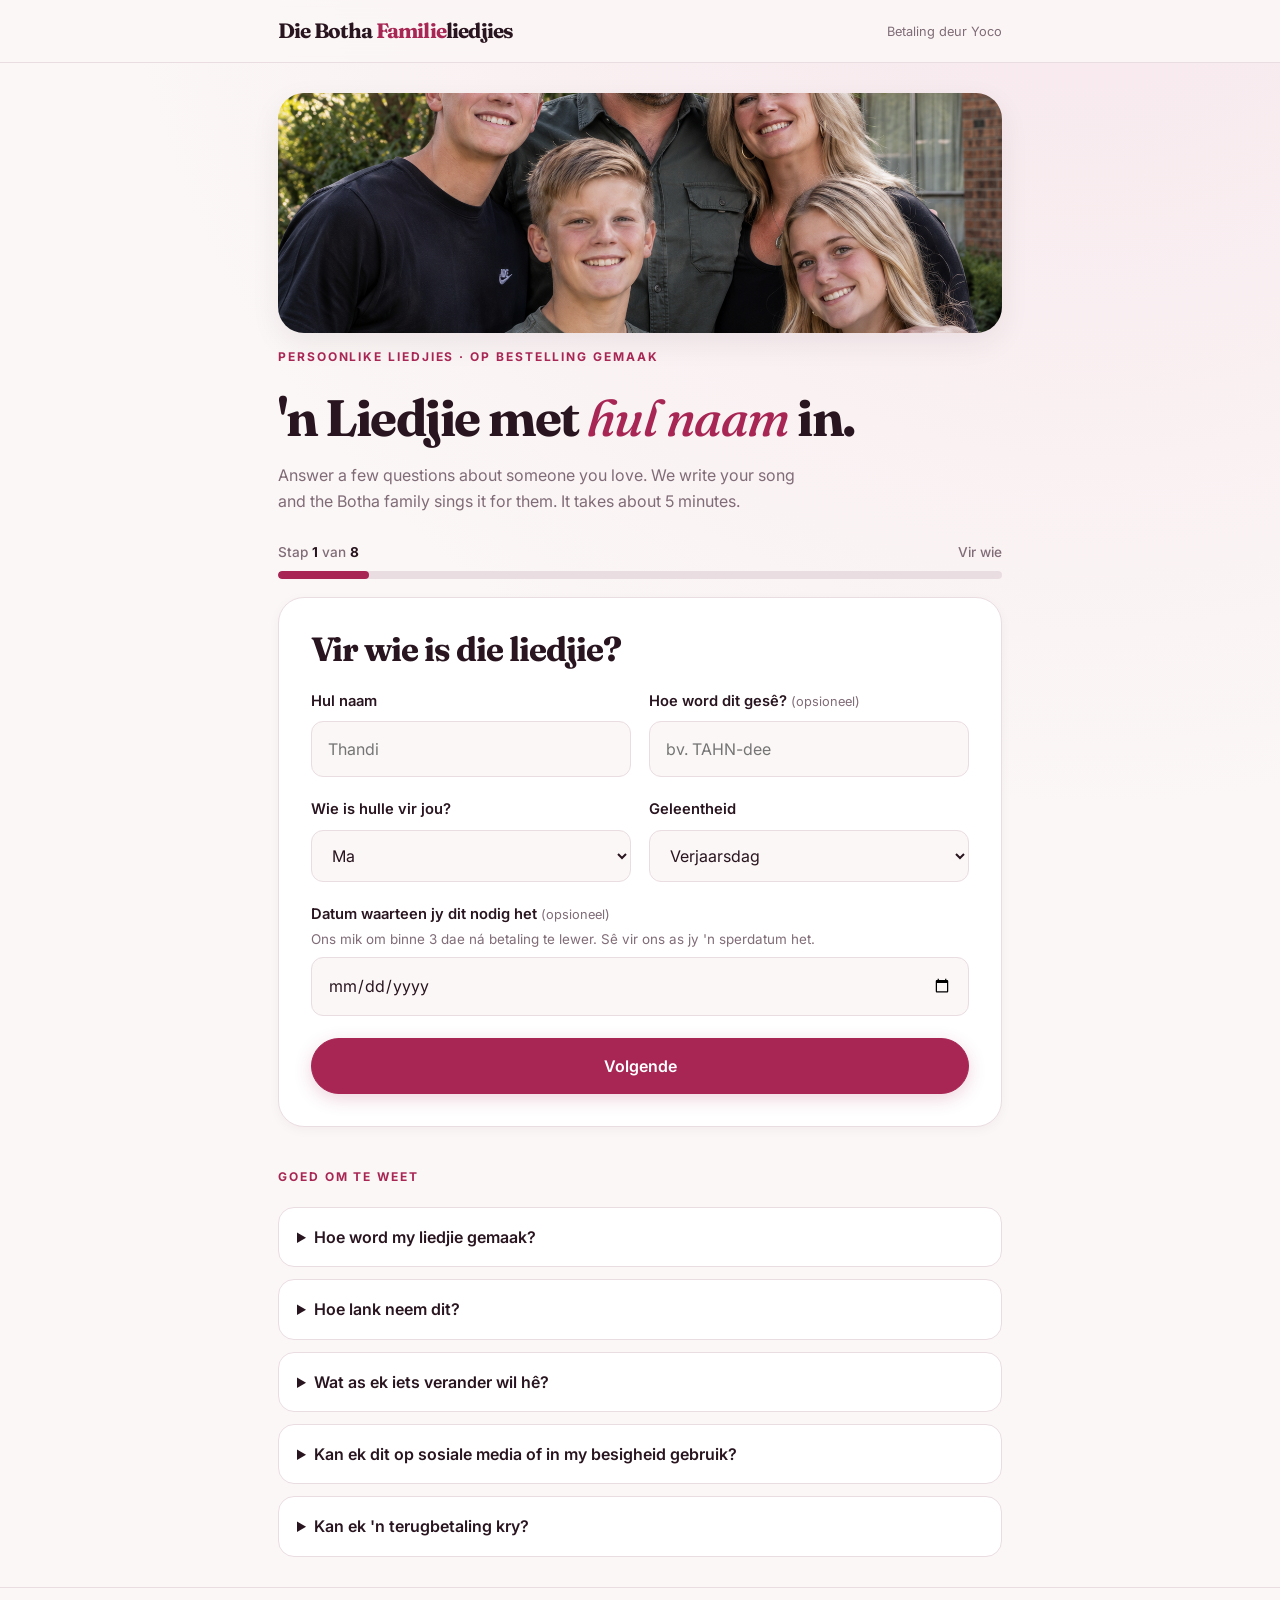
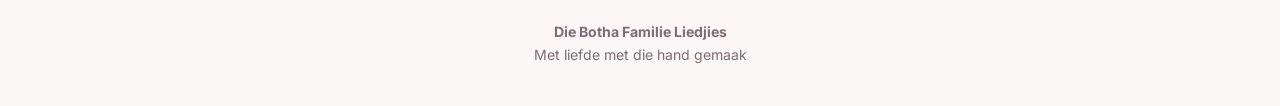
<file: index.html>
<!doctype html>
<html lang="af-ZA">
<head>
<meta charset="utf-8">
<meta name="viewport" content="width=device-width, initial-scale=1, viewport-fit=cover">
<title>Botha-familieliedjies</title>
<meta name="description" content="Persoonlike liedjies op bestelling gemaak vir die mense vir wie jy lief is, deur die Botha-familie.">
<link rel="preconnect" href="https://fonts.googleapis.com">
<link rel="preconnect" href="https://fonts.gstatic.com" crossorigin>
<link href="https://fonts.googleapis.com/css2?family=Fraunces:ital,opsz,wght@0,9..144,600;0,9..144,700;1,9..144,500&family=Inter:wght@400;500;600&display=swap" rel="stylesheet">
<link rel="stylesheet" href="style.css">
</head>
<body>

<header class="top">
  <div class="wrap">
    <div class="bar">
      <span class="brand">Die Botha <span>Familie</span>liedjies</span>
      <span class="secure">Betaling deur Yoco</span>
    </div>
  </div>
</header>

<main class="wrap" id="top">

  <div class="intro" id="intro">
    <figure class="photo" id="photo" hidden><img id="photoImg" alt="Die Botha-familie glimlag saam in hul tuin" width="1400" height="1120"></figure>
    <p class="eyebrow">Persoonlike liedjies &middot; op bestelling gemaak</p>
    <h1>'n Liedjie met <em>hul naam</em> in.</h1>
    <p class="lede" id="heroLede">Beantwoord 'n paar vrae oor iemand vir wie jy lief is. Ons maak van jou antwoorde 'n liedjie net vir hulle. Dit neem ongeveer 5 minute.</p>
  </div>

  <div class="progress" id="progress" aria-live="polite">
    <div class="meta"><span>Stap <b id="pNum">1</b> van <b id="pTotal">8</b></span><span id="pLabel"></span></div>
    <div class="track" role="progressbar" aria-valuemin="1" aria-valuemax="8" aria-valuenow="1" id="track"><div class="fill" id="fill"></div></div>
  </div>

  <form id="orderForm" class="card" novalidate autocomplete="on">
    <div class="hp" aria-hidden="true"><label>Los dit leeg <input type="text" name="_gotcha" tabindex="-1" autocomplete="off"></label></div>

    <!-- 1 -->
    <section class="step" data-label="Vir wie" hidden>
      <h2 tabindex="-1">Vir wie is die liedjie?</h2>
      <div class="row">
        <div class="field"><label for="rname">Hul naam</label><input id="rname" name="recipient_name" type="text" placeholder="Thandi" data-req data-label="Hul naam"></div>
        <div class="field"><label for="pron">Hoe word dit gesê? <span class="opt">(opsioneel)</span></label><input id="pron" name="name_pronunciation" type="text" placeholder="bv. TAHN-dee"></div>
      </div>
      <div class="row">
        <div class="field"><label for="rel">Wie is hulle vir jou?</label>
          <select id="rel" name="relationship"><option>Ma</option><option>Pa</option><option>Eggenoot of eggenote</option><option>Kêrel of nooi</option><option>Kind</option><option>Grootouer</option><option>Broer of suster</option><option>Vriend of vriendin</option><option>Iemand anders</option></select></div>
        <div class="field"><label for="occasion">Geleentheid</label>
          <select id="occasion" name="occasion"><option>Verjaarsdag</option><option>Troue</option><option>Herdenking</option><option>Moedersdag of Vadersdag</option><option>Valentynsdag</option><option>Net so</option><option>Gedenkdiens of huldeblyk</option><option>Iets anders</option></select></div>
      </div>
      <div class="field"><label for="needby">Datum waarteen jy dit nodig het <span class="opt">(opsioneel)</span><span class="hint">Ons mik om binne <span class="days">3</span> dae ná betaling te lewer. Sê vir ons as jy 'n sperdatum het.</span></label><input id="needby" name="need_by_date" type="date"></div>
    </section>

    <!-- 2 -->
    <section class="step" data-label="Oor hulle" hidden>
      <h2 tabindex="-1">Vertel ons van hulle</h2>
      <p class="sub">Hoe meer ons weet, hoe meer klink dit soos hulle.</p>
      <div class="field"><label for="age">Ouderdom of die ouderdom wat hulle word <span class="opt">(opsioneel)</span></label><input id="age" name="age" type="text" inputmode="numeric"></div>
      <div class="field"><label for="personality">Hoe is hulle?<span class="hint">Beskryf hul persoonlikheid. Snaaks, sag, hardkoppig, die lewe van die partytjie?</span></label><textarea id="personality" name="personality" data-req data-label="Hoe hulle is"></textarea></div>
      <div class="field"><label for="loves">Waarvan hou hulle?<span class="hint">Stokperdjies, kos, musiek, sport, werk, troeteldiere, enigiets wat hulle laat opklaar.</span></label><textarea id="loves" name="loves" data-req data-label="Waarvan hulle hou"></textarea></div>
    </section>

    <!-- 3 -->
    <section class="step" data-label="Herinneringe" hidden>
      <h2 tabindex="-1">Jou gunsteling-herinneringe</h2>
      <p class="sub">Egte oomblikke maak die beste lirieke.</p>
      <div class="field"><label for="memory">'n Herinnering wat julle deel<span class="hint">Vertel ons 'n storie wat vir julle twee spesiaal is. 'n Paar sinne is genoeg.</span></label><textarea id="memory" name="favourite_memory" data-req data-min="15" data-label="'n Herinnering wat julle deel (minstens 15 karakters)"></textarea></div>
      <div class="field"><label for="jokes">Troetelname, binnegrappies, goed wat hulle altyd sê <span class="opt">(opsioneel)</span></label><textarea id="jokes" name="nicknames_jokes"></textarea></div>
      <div class="field"><label for="places">Name en plekke om in te sluit <span class="opt">(opsioneel)</span><span class="hint">Familielede, troeteldiere, jou dorp, 'n gunstelingplek.</span></label><textarea id="places" name="names_places"></textarea></div>
    </section>

    <!-- 4 -->
    <section class="step" data-label="Jou boodskap" hidden>
      <h2 tabindex="-1">Wat moet die liedjie sê?</h2>
      <div class="field"><label for="message">Jou boodskap aan hulle<span class="hint">As jy net een ding vir hulle in 'n liedjie kon sê, wat sou dit wees?</span></label><textarea id="message" name="message" data-req data-min="15" data-label="Jou boodskap aan hulle (minstens 15 karakters)"></textarea></div>
      <div class="field"><label for="include">Woorde of reëls wat in die liedjie moet wees <span class="opt">(opsioneel)</span></label><textarea id="include" name="must_include" style="min-height:90px"></textarea></div>
      <div class="field"><label for="avoid">Enigiets wat ons moet vermy <span class="opt">(opsioneel)</span><span class="hint">Sensitiewe onderwerpe, name, woorde wat jy nie wil hê nie.</span></label><textarea id="avoid" name="avoid" style="min-height:90px"></textarea></div>
      <div class="field"><label for="own">Jou eie lirieke <span class="opt">(opsioneel)</span><span class="hint">Reeds iets geskryf? Plak dit hier en ons bou die liedjie daarom.</span></label><textarea id="own" name="own_lyrics"></textarea></div>
    </section>

    <!-- 5 -->
    <section class="step" data-label="Die klank" hidden>
      <h2 tabindex="-1">Hoe moet dit klink?</h2>
      <div class="row">
        <div class="field"><label for="genre">Styl</label>
          <select id="genre" name="style"><option>Pop</option><option>Amapiano</option><option>Afro-house</option><option>Gospel</option><option>Hip-hop</option><option>R&amp;B</option><option>Akoesties / folk</option><option>Country</option><option>Jazz</option><option>Ek is nie seker nie, kies jy</option></select></div>
        <div class="field"><label for="mood">Atmosfeer</label>
          <select id="mood" name="mood"><option>Hartlik en emosioneel</option><option>Bly en lewendig</option><option>Romanties</option><option>Snaaks</option><option>Rustig</option><option>Energiek</option></select></div>
      </div>
      <div class="row">
        <div class="field"><label for="lang">Taal</label>
          <select id="lang" name="language"><option>Engels</option><option>Afrikaans</option><option>isiZulu</option><option>isiXhosa</option><option>Sesotho</option><option>Setswana</option><option>Ander (sê hieronder watter)</option></select></div>
        <div class="field"><label for="vocal">Stem</label>
          <select id="vocal" name="voice"><option>Vroulike stem</option><option>Manlike stem</option><option>Net instrumentaal</option><option>Geen voorkeur</option></select></div>
      </div>
      <div class="row">
        <div class="field"><label for="tempo">Tempo</label>
          <select id="tempo" name="tempo"><option>Geen voorkeur</option><option>Stadig</option><option>Matig</option><option>Vinnig</option></select></div>
        <div class="field"><label for="otherlang">Ander taal <span class="opt">(as hierbo gekies)</span></label><input id="otherlang" name="other_language" type="text"></div>
      </div>
      <div class="field"><label for="ref">Liedjies met 'n soortgelyke gevoel <span class="opt">(opsioneel, net vir styl)</span></label><input id="ref" name="similar_songs" type="text"></div>
    </section>

    <!-- 6 -->
    <section class="step" data-label="Jou besonderhede" hidden>
      <h2 tabindex="-1">Jou besonderhede</h2>
      <p class="sub">Sodat ons jou liedjie kan stuur en jou kan bereik as ons 'n vraag het.</p>
      <div class="row">
        <div class="field"><label for="name">Jou naam</label><input id="name" name="customer_name" type="text" autocomplete="name" data-req data-label="Jou naam"></div>
        <div class="field"><label for="phone">WhatsApp-nommer</label><input id="phone" name="customer_phone" type="tel" autocomplete="tel" placeholder="082 123 4567" data-req data-phone data-label="'n Geldige WhatsApp-nommer"></div>
      </div>
      <div class="field"><label for="email">E-pos<span class="hint">Jou voltooide liedjie word hierheen gestuur.</span></label><input id="email" name="customer_email" type="email" autocomplete="email" data-req data-email data-label="'n Geldige e-posadres"></div>
      <div class="row">
        <div class="field"><label for="contact">Beste manier om jou te bereik</label>
          <select id="contact" name="contact_preference"><option>WhatsApp</option><option>E-pos</option></select></div>
        <div class="field"><label for="heard">Hoe het jy van ons gehoor? <span class="opt">(opsioneel)</span></label>
          <select id="heard" name="heard_about_us"><option value="">Kies een</option><option>Vriend of familie</option><option>Facebook</option><option>Instagram</option><option>TikTok</option><option>WhatsApp</option><option>Ander</option></select></div>
      </div>
    </section>

    <!-- 7 -->
    <section class="step" data-label="Lisensie" hidden>
      <h2 tabindex="-1">Kies jou lisensie</h2>
      <p class="sub">Dit bepaal hoe jy die voltooide liedjie mag gebruik.</p>
      <div class="pkgs" id="pkgs" role="radiogroup" aria-label="Lisensiepakket"></div>
      <details><summary>Regte- en kopieregvoorwaardes</summary><ol id="terms"></ol></details>
      <label class="check"><input type="checkbox" id="agree" name="terms_accepted" value="yes"><span>Ek het die regte- en kopieregvoorwaardes hierbo gelees en aanvaar.</span></label>
    </section>

    <!-- 8 -->
    <section class="step" data-label="Hersien en betaal" hidden>
      <h2 tabindex="-1">Gaan dit na, betaal dan</h2>
      <p class="sub">Bestelnommer: <b id="refLine"></b></p>
      <div class="review" id="review"></div>
      <div class="sum"><span id="sumPkg">Geen lisensie gekies nie</span><b id="sumPrice">R0</b></div>

      <div class="stepbox">
        <p><span class="n">1.</span> Betaal op Yoco se veilige bladsy. Dit maak in 'n nuwe oortjie oop.</p>
        <a class="btn primary" id="payBtn" target="_blank" rel="noopener" href="#">Betaal veilig met Yoco</a>
        <p class="small">As Yoco vir 'n verwysing vra, gebruik jou bestelnommer.</p>
      </div>

      <div class="stepbox" id="afterPay" hidden>
        <p><span class="n">2.</span> Klaar betaal? Stuur jou bestelling aan ons. Ons ontvang eers jou antwoorde ná hierdie stap.</p>
        <button type="button" class="btn primary" id="sendBtn">Ek het betaal. Stuur my bestelling</button>
      </div>
    </section>

    <div class="err" id="err" role="alert" hidden></div>

    <div class="nav" id="nav">
      <button type="button" class="btn secondary" id="backBtn">Terug</button>
      <button type="button" class="btn primary" id="nextBtn">Volgende</button>
    </div>
  </form>

  <!-- dankie -->
  <div class="card thanks" id="thanks" hidden>
    <p class="eyebrow">Bestelling ontvang</p>
    <h2 tabindex="-1" id="thanksH">Dankie, ons het jou storie</h2>
    <p>Jou bestelnommer is</p>
    <p class="ref" id="thanksRef"></p>
    <p class="small">Ons sal jou betaling nagaan en met jou liedjie begin. Jy kry dit per e-pos binne <span class="days">3</span> dae nadat jou betaling verskyn. Hou jou bestelnommer vir ingeval jy ons moet bereik.</p>
    <a class="btn secondary" id="waBtn" target="_blank" rel="noopener" href="#" hidden>Stuur vir ons 'n WhatsApp</a>
  </div>

  <section class="faq" aria-label="Vrae">
    <p class="eyebrow">Goed om te weet</p>
    <details><summary>Hoe word my liedjie gemaak?</summary><p>Elke liedjie word op bestelling uit jou storie gemaak. Ons skep dit met KI-musiekgereedskap en lei en kontroleer die resultaat self voordat dit jou bereik. Ons voorwaardes verduidelik watter regte jy ontvang.</p></details>
    <details><summary>Hoe lank neem dit?</summary><p>Ons mik om binne <span class="days">3</span> dae nadat jou betaling verskyn te lewer.</p></details>
    <details><summary>Wat as ek iets verander wil hê?</summary><p>Jy kry een gratis verandering aan die lirieke of styl. Antwoord net op WhatsApp.</p></details>
    <details><summary>Kan ek dit op sosiale media of in my besigheid gebruik?</summary><p>Aandenking is vir persoonlike gebruik. As jy 'n liedjie in jou besigheid, advertensies of gemonetiseerde inhoud wil gebruik, kies Aandenking + Besigheid of Eksklusief.</p></details>
    <details><summary>Kan ek 'n terugbetaling kry?</summary><p>Elke liedjie word spesiaal vir jou gemaak, daarom betaal ons nie voltooide werk terug nie. As ons nie kan lewer nie, kry jy 'n volle terugbetaling.</p></details>
  </section>
</main>

<footer><div class="wrap">
  <p><b>Die Botha Familie Liedjies</b></p>
  <p>Met liefde met die hand gemaak</p>
</div></footer>
<script src="script.js"></script>
</body>
</html>
</file>
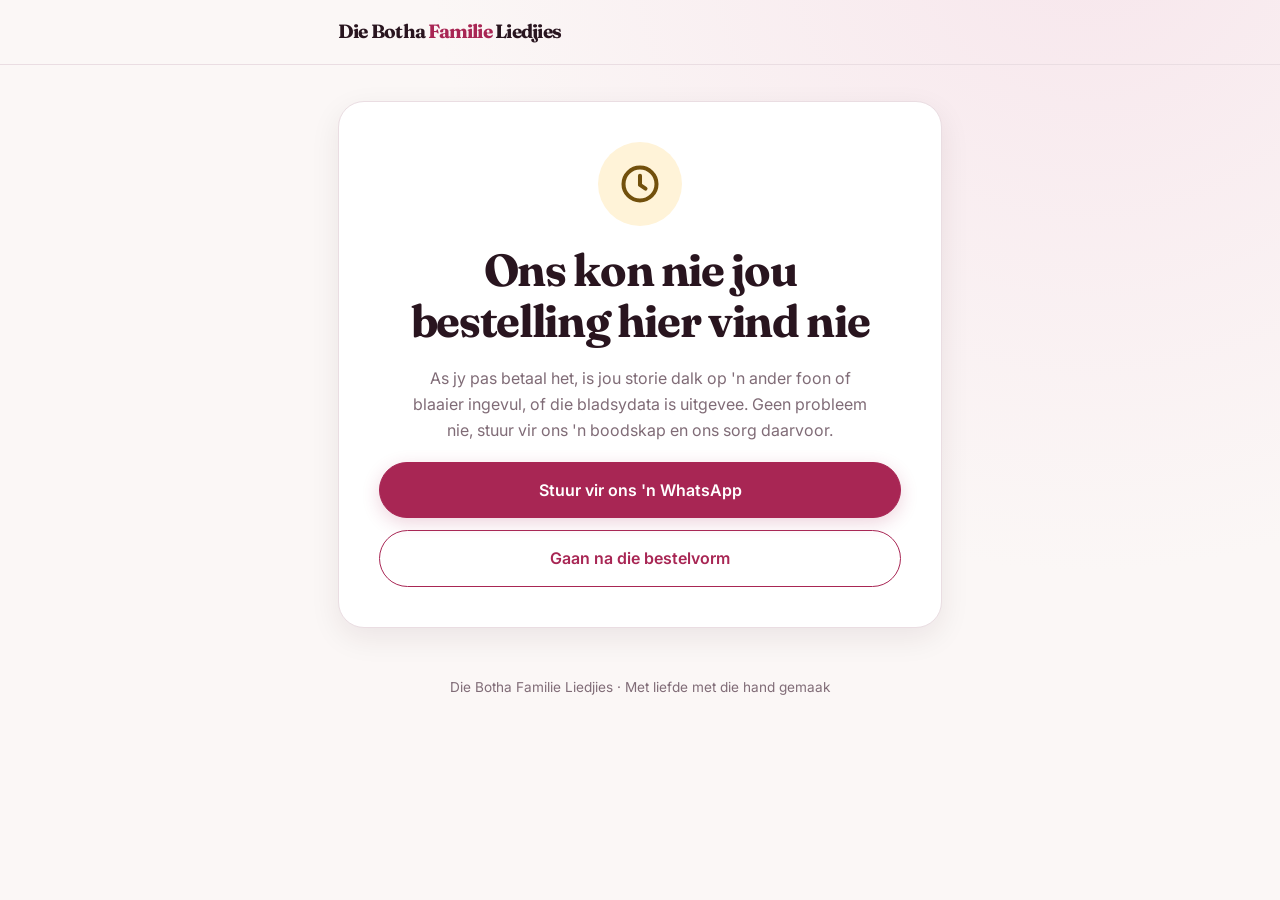
<file: thankyou.html>
<!doctype html>
<html lang="af-ZA">
<head>
<meta charset="utf-8">
<meta name="viewport" content="width=device-width, initial-scale=1, viewport-fit=cover">
<meta name="robots" content="noindex">
<title>Dankie | Botha Familie Liedjies</title>
<link rel="preconnect" href="https://fonts.googleapis.com">
<link rel="preconnect" href="https://fonts.gstatic.com" crossorigin>
<link href="https://fonts.googleapis.com/css2?family=Fraunces:ital,opsz,wght@0,9..144,600;0,9..144,700;1,9..144,500&family=Inter:wght@400;500;600&display=swap" rel="stylesheet">
<style>
:root {
  --bg: #fbf7f6;
  --surface: #ffffff;
  --fg: #29151f;
  --muted: #806c77;
  --line: #eadde2;
  --accent: #a82654;
  --accent-fg: #ffffff;
  --accent-soft: #f7e6ec;
  --warn-bg: #fff3d8;
  --warn-fg: #72500c;
  --ok: #1f7a4d;
  --ok-soft: #e1f3e9;
  --font-display: "Fraunces", Georgia, serif;
  --font-body: "Inter", system-ui, -apple-system, "Segoe UI", sans-serif;
  --shadow-sm: 0 3px 12px rgba(45, 12, 28, .04);
  --shadow-md: 0 10px 30px rgba(45, 12, 28, .08);
}
@media (prefers-color-scheme: dark) {
  :root {
    --bg: #160e13;
    --surface: #221720;
    --fg: #f7edf1;
    --muted: #bba5b0;
    --line: #392a35;
    --accent: #e66d98;
    --accent-fg: #270916;
    --accent-soft: #38202c;
    --warn-bg: #392c13;
    --warn-fg: #f5dda0;
    --ok: #6fd6a1;
    --ok-soft: #173126;
    --shadow-sm: 0 3px 12px rgba(0,0,0,.12);
    --shadow-md: 0 10px 30px rgba(0,0,0,.25);
    color-scheme: dark;
  }
}
* { box-sizing: border-box; }
@media (prefers-reduced-motion: reduce) {
  *, *::before, *::after { animation-duration: .01ms !important; animation-delay: 0s !important; transition-duration: .01ms !important; }
}
body {
  margin: 0;
  min-height: 100vh;
  background: var(--bg);
  background-image: radial-gradient(circle at 85% -10%, var(--accent-soft), transparent 45%);
  background-repeat: no-repeat;
  color: var(--fg);
  font-family: var(--font-body);
  font-size: 16px;
  line-height: 1.65;
  -webkit-font-smoothing: antialiased;
}
h1, h2 { font-family: var(--font-display); margin: 0; text-wrap: balance; letter-spacing: -.03em; line-height: 1.15; }
h1 { font-size: clamp(1.9rem, 6.5vw, 2.8rem); font-weight: 700; }
h2 { font-size: 1.25rem; font-weight: 600; }
p { margin: 0; }
h1:focus { outline: none; }
:focus-visible { outline: 3px solid var(--accent); outline-offset: 3px; }
[hidden] { display: none !important; }

.wrap { width: 100%; max-width: 640px; margin: 0 auto; padding-inline: max(18px, env(safe-area-inset-left)) max(18px, env(safe-area-inset-right)); }
header { border-bottom: 1px solid var(--line); padding-top: env(safe-area-inset-top, 0px); }
header .wrap { padding-block: 16px; }
.brand { font-family: var(--font-display); font-weight: 700; font-size: 1.2rem; letter-spacing: -.04em; text-decoration: none; color: inherit; }
.brand span { color: var(--accent); }

main { padding-block: 36px 40px; }
.card {
  background: var(--surface);
  border: 1px solid var(--line);
  border-radius: 26px;
  padding: clamp(24px, 5vw, 40px);
  box-shadow: var(--shadow-md);
  display: flex;
  flex-direction: column;
  align-items: center;
  text-align: center;
  gap: 18px;
  animation: rise .5s ease both;
}
@keyframes rise { from { opacity: 0; transform: translateY(12px); } to { opacity: 1; transform: none; } }
.eyebrow { font-size: .75rem; letter-spacing: .16em; text-transform: uppercase; font-weight: 700; color: var(--accent); }
.lead { color: var(--muted); max-width: 46ch; }
.small { color: var(--muted); font-size: .88rem; }

/* icons */
.icon { width: 84px; height: 84px; border-radius: 50%; display: grid; place-items: center; }
.icon.ok { background: var(--ok-soft); color: var(--ok); }
.icon.warn { background: var(--warn-bg); color: var(--warn-fg); }
.icon svg { width: 44px; height: 44px; }
.tick { stroke-dasharray: 40; stroke-dashoffset: 40; animation: draw .6s .25s ease forwards; }
@keyframes draw { to { stroke-dashoffset: 0; } }
.spinner { width: 46px; height: 46px; border-radius: 50%; border: 4px solid var(--line); border-top-color: var(--accent); animation: spin .9s linear infinite; }
@keyframes spin { to { transform: rotate(360deg); } }

/* order number */
.refbox { background: var(--accent-soft); border: 1px dashed var(--accent); border-radius: 18px; padding: 14px 26px; display: flex; flex-direction: column; gap: 2px; }
.refbox .k { font-size: .75rem; letter-spacing: .12em; text-transform: uppercase; color: var(--muted); font-weight: 600; }
.refbox .v { font-family: var(--font-display); font-size: 1.9rem; font-weight: 700; color: var(--accent); letter-spacing: .02em; }

.facts { width: 100%; border: 1px solid var(--line); border-radius: 16px; overflow: hidden; text-align: left; }
.facts div { display: flex; justify-content: space-between; gap: 14px; padding: 12px 16px; border-bottom: 1px solid var(--line); font-size: .93rem; }
.facts div:last-child { border-bottom: 0; }
.facts dt, .facts .k { color: var(--muted); }
.facts .v { font-weight: 600; text-align: right; overflow-wrap: anywhere; }

/* next steps */
.next { width: 100%; text-align: left; display: flex; flex-direction: column; gap: 12px; margin-top: 6px; }
.next ol { list-style: none; margin: 0; padding: 0; display: flex; flex-direction: column; gap: 12px; counter-reset: n; }
.next li { counter-increment: n; display: grid; grid-template-columns: 34px 1fr; gap: 12px; align-items: start; font-size: .95rem; }
.next li::before { content: counter(n); width: 34px; height: 34px; border-radius: 50%; background: var(--accent); color: var(--accent-fg); display: grid; place-items: center; font-weight: 700; font-size: .9rem; }
.next li b { display: block; }
.next li span { color: var(--muted); }

.err { width: 100%; text-align: left; color: var(--warn-fg); background: var(--warn-bg); padding: 14px 16px; border-radius: 12px; font-size: .9rem; }

/* buttons */
.btn {
  display: inline-flex; justify-content: center; align-items: center; text-align: center;
  text-decoration: none; font: inherit; font-weight: 600;
  padding: 14px 26px; border-radius: 999px; border: 1px solid var(--accent);
  cursor: pointer; min-height: 50px;
  transition: transform .2s ease, box-shadow .2s ease, background .2s ease, opacity .2s ease;
}
.btn:hover { transform: translateY(-2px); }
.btn:active { transform: scale(.98); }
.btn.primary { background: var(--accent); color: var(--accent-fg); box-shadow: 0 5px 18px rgba(168,38,84,.2); }
.btn.secondary { background: transparent; color: var(--accent); }
.btn.secondary:hover { background: var(--accent-soft); }
.btn:disabled { opacity: .5; pointer-events: none; }
.actions { display: flex; flex-direction: column; gap: 12px; width: 100%; }
@media (min-width: 520px) { .actions.row { flex-direction: row; justify-content: center; } .actions.row .btn { width: auto; } }

footer { text-align: center; color: var(--muted); font-size: .85rem; padding-block: 8px 36px; }
</style>
</head>
<body>

<header>
  <div class="wrap"><a class="brand" href="index.html">Die Botha <span>Familie</span> Liedjies</a></div>
</header>

<main class="wrap">

  <!-- Working -->
  <section class="card" id="sSending" aria-live="polite">
    <div class="spinner" role="status" aria-label="Laai tans"></div>
    <h1 tabindex="-1">Net 'n oomblik</h1>
    <p class="lead">Ons stuur jou bestelling aan die Bothas. Hou asseblief hierdie bladsy oop.</p>
  </section>

  <!-- Success -->
  <section class="card" id="sDone" hidden>
    <div class="icon ok" aria-hidden="true">
      <svg viewBox="0 0 24 24" fill="none" stroke="currentColor" stroke-width="2.4" stroke-linecap="round" stroke-linejoin="round"><path class="tick" d="M5 12.5l4.5 4.5L19 7.5"/></svg>
    </div>
    <p class="eyebrow">Bestelling ontvang</p>
    <h1 tabindex="-1" id="doneTitle">Dankie!</h1>
    <p class="lead" id="doneLead">Ons het jou bestelling en jou storie. Die Botha-gesin neem dit van hier af oor.</p>

    <div class="refbox"><span class="k">Jou bestelnommer</span><span class="v" id="doneRef">-</span></div>

    <div class="facts" id="doneFacts" hidden></div>

    <div class="next">
      <h2>Wat nou gebeur</h2>
      <ol>
        <li><div><b>Ons kontroleer jou betaling</b><span>Ons pas dit by jou bestelnommer.</span></div></li>
        <li><div><b>Ons lees jou storie</b><span>Elke bestelling word deur ons gelees en op bestelling gemaak.</span></div></li>
        <li><div><b>Jou liedjie kom per e-pos</b><span>Binne <span class="days">3</span> dae nadat jou betaling verskyn, met een gratis verandering as iets nie reg is nie.</span></div></li>
      </ol>
    </div>

    <p class="small">Hou asseblief jou bestelnommer. As jy ons moet bereik, noem dit.</p>
    <div class="actions row">
      <a class="btn primary" id="waDone" target="_blank" rel="noopener" href="#" hidden>Stuur vir ons 'n WhatsApp</a>
      <a class="btn secondary" href="index.html">Bestel nog 'n liedjie</a>
    </div>
  </section>

  <!-- Could not send -->
  <section class="card" id="sError" hidden>
    <div class="icon warn" aria-hidden="true">
      <svg viewBox="0 0 24 24" fill="none" stroke="currentColor" stroke-width="2.2" stroke-linecap="round" stroke-linejoin="round"><path d="M12 8v5M12 16.5v.01"/><circle cx="12" cy="12" r="9"/></svg>
    </div>
    <h1 tabindex="-1">Ons kon nie jou bestelling stuur nie</h1>
    <p class="lead">Jou betaling is nie geraak nie en jou antwoorde is op hierdie toestel gestoor. Probeer asseblief weer.</p>
    <div class="refbox"><span class="k">Jou bestelnommer</span><span class="v" id="errRef">-</span></div>
    <div class="err" id="errMsg" role="alert">Kontroleer jou internetverbinding en tik Probeer weer.</div>
    <div class="actions">
      <button type="button" class="btn primary" id="retryBtn">Probeer weer</button>
      <button type="button" class="btn secondary" id="copyBtn">Kopieer my bestelbesonderhede</button>
      <a class="btn secondary" id="waErr" target="_blank" rel="noopener" href="#" hidden>Stuur vir ons 'n WhatsApp</a>
    </div>
    <p class="small">As dit aanhou misluk, kopieer jou bestelbesonderhede en stuur dit met jou bestelnommer per WhatsApp aan ons.</p>
  </section>

  <!-- No order found on this device -->
  <section class="card" id="sMissing" hidden>
    <div class="icon warn" aria-hidden="true">
      <svg viewBox="0 0 24 24" fill="none" stroke="currentColor" stroke-width="2.2" stroke-linecap="round" stroke-linejoin="round"><circle cx="12" cy="12" r="9"/><path d="M12 7.5v5l3 2"/></svg>
    </div>
    <h1 tabindex="-1">Ons kon nie jou bestelling hier vind nie</h1>
    <p class="lead">As jy pas betaal het, is jou storie dalk op 'n ander foon of blaaier ingevul, of die bladsydata is uitgevee. Geen probleem nie, stuur vir ons 'n boodskap en ons sorg daarvoor.</p>
    <div class="actions">
      <a class="btn primary" id="waMissing" target="_blank" rel="noopener" href="#" hidden>Stuur vir ons 'n WhatsApp</a>
      <a class="btn secondary" href="index.html">Gaan na die bestelvorm</a>
    </div>
  </section>

</main>

<footer>Die Botha Familie Liedjies &middot; Met liefde met die hand gemaak</footer>

<script>
/* =========================================
   KONFIGURASIE (dieselfde waardes as script.js)
========================================= */
const CONFIG = {
  // Net syfers met landkode, bv. 27821234567 (geen +, geen voorste 0)
  whatsapp: "27846384919",
  formEndpoint: "https://formspree.io/f/mdegdrnr",
  deliveryDays: 3
};

const PACKAGES = {
  personal:   { name: "Aandenking",            price: 350 },
  commercial: { name: "Aandenking + Besigheid", price: 850 },
  exclusive:  { name: "Eksklusief",            price: 2500 }
};

const DRAFT_KEY = "botha-songs-draft-v2";   // geskryf deur script.js
const DONE_KEY  = "botha-songs-last-order"; // onthou 'n voltooide bestelling

/* =========================================
   HELPERS
========================================= */
const $ = id => document.getElementById(id);
const money = n => "R" + Number(n).toLocaleString("en-ZA");
const STATES = ["sSending", "sDone", "sError", "sMissing"];

function read(key) {
  try { return JSON.parse(localStorage.getItem(key)); } catch (e) { return null; }
}
function write(key, value) {
  try { localStorage.setItem(key, JSON.stringify(value)); } catch (e) {}
}
function remove(key) {
  try { localStorage.removeItem(key); } catch (e) {}
}

function setState(id) {
  STATES.forEach(s => { $(s).hidden = s !== id; });
  const h = $(id).querySelector("h1");
  if (h) h.focus({ preventScroll: true });
  window.scrollTo({ top: 0 });
}

function waLink(text) {
  const n = String(CONFIG.whatsapp || "").replace(/\D/g, "");
  if (!n) return "";
  return "https://wa.me/" + n + (text ? "?text=" + encodeURIComponent(text) : "");
}
function showWhatsApp(id, text) {
  const url = waLink(text);
  const a = $(id);
  if (url) { a.href = url; a.hidden = false; }
}

document.querySelectorAll(".days").forEach(e => { e.textContent = CONFIG.deliveryDays; });

/* =========================================
   ORDER TEXT (for the copy button)
========================================= */
const LABELS = {
  recipient_name: "Liedjie vir", name_pronunciation: "Naam word gesê", relationship: "Verwantskap", occasion: "Geleentheid",
  need_by_date: "Benodig teen", age: "Ouderdom", personality: "Persoonlikheid", loves: "Hou van",
  favourite_memory: "Herinnering", nicknames_jokes: "Troetelname / grappies", names_places: "Name / plekke",
  message: "Boodskap", must_include: "Moet insluit", avoid: "Vermy", own_lyrics: "Eie lirieke",
  style: "Styl", mood: "Atmosfeer", language: "Taal", other_language: "Ander taal", voice: "Stem",
  tempo: "Tempo", similar_songs: "Soortgelyke liedjies",
  customer_name: "Kliënt", customer_phone: "WhatsApp", customer_email: "E-pos",
  contact_preference: "Kontak per", heard_about_us: "Hoe van ons gehoor"
};

function orderText(draft) {
  const d = draft.data || {};
  const pkg = PACKAGES[d.licence];
  const lines = ["NUWE LIEDJIEBESTELLING", "Bestelnommer: " + draft.ref, ""];
  Object.keys(LABELS).forEach(k => {
    if (d[k] && String(d[k]).trim()) lines.push(LABELS[k] + ": " + String(d[k]).trim());
  });
  lines.push("", "Lisensie: " + (pkg ? pkg.name + " (" + money(pkg.price) + ")" : "Nie gekies nie"));
  lines.push("Voorwaardes aanvaar: " + (d.terms_accepted ? "Ja" : "Nee"));
  return lines.join("\n");
}

/* =========================================
   SHOW THE RESULT
========================================= */
function showDone(info, alreadySent) {
  $("doneRef").textContent = info.ref;

  const facts = $("doneFacts");
  facts.textContent = "";
  [["Liedjie vir", info.name], ["Lisensie", info.licence ? info.licence + (info.price ? " (" + money(info.price) + ")" : "") : ""]]
    .forEach(([k, v]) => {
      if (!v) return;
      const row = document.createElement("div");
      const a = document.createElement("span"); a.className = "k"; a.textContent = k;
      const b = document.createElement("span"); b.className = "v"; b.textContent = v;
      row.append(a, b);
      facts.appendChild(row);
    });
  facts.hidden = !facts.children.length;

  if (info.name) $("doneTitle").textContent = "Dankie, ons het jou storie vir " + info.name;
  if (alreadySent) $("doneLead").textContent = "Welkom terug. Jou bestelling het ons reeds bereik, so daar is niks meer om te doen nie.";

  showWhatsApp("waDone", "Hallo, ek het pas 'n liedjie bestel. My bestelnommer is " + info.ref + ".");
  setState("sDone");
}

function showError(draft, message) {
  $("errRef").textContent = draft.ref;
  if (message) $("errMsg").textContent = message;
  showWhatsApp("waErr", "Hallo, my bestelling " + draft.ref + " wou nie op die webwerf stuur nie. Hier is my besonderhede:\n\n" + orderText(draft));
  setState("sError");
}

/* =========================================
   SEND THE ORDER
========================================= */
let sending = false;

async function sendOrder(draft) {
  if (sending) return;
  sending = true;
  $("retryBtn").disabled = true;
  setState("sSending");

  const d = draft.data || {};
  const pkg = PACKAGES[d.licence];
  if (!pkg || !CONFIG.formEndpoint) {
    sending = false;
    $("retryBtn").disabled = false;
    showError(draft, "Iets ontbreek in jou bestelling, so ons kon dit nie outomaties stuur nie. Kopieer asseblief jou bestelbesonderhede en stuur dit per WhatsApp aan ons.");
    return;
  }

  const fd = new FormData();
  Object.keys(d).forEach(k => {
    const v = d[k];
    fd.append(k, typeof v === "boolean" ? (v ? "ja" : "nee") : v);
  });
  fd.append("order_number", draft.ref);
  fd.append("licence_name", pkg.name);
  fd.append("price_zar", pkg.price);
  fd.append("customer_says_paid", "ja");
  fd.append("sent_from", "bedankbladsy ná Yoco-betaling");
  fd.append("_subject", "Nuwe liedjiebestelling " + draft.ref + " (" + pkg.name + " " + money(pkg.price) + ")");

  try {
    const res = await fetch(CONFIG.formEndpoint, { method: "POST", body: fd, headers: { Accept: "application/json" } });
    if (!res.ok) throw new Error("Status " + res.status);

    const info = { ref: draft.ref, name: d.recipient_name || "", licence: pkg.name, price: pkg.price, at: Date.now() };
    write(DONE_KEY, info);
    remove(DRAFT_KEY);
    sending = false;
    showDone(info, false);
  } catch (err) {
    sending = false;
    $("retryBtn").disabled = false;
    showError(draft, "Kontroleer jou internetverbinding en tik Probeer weer.");
  }
}

/* =========================================
   BUTTONS
========================================= */
$("retryBtn").addEventListener("click", () => {
  const draft = read(DRAFT_KEY);
  if (draft && draft.data) sendOrder(draft);
});

$("copyBtn").addEventListener("click", async () => {
  const draft = read(DRAFT_KEY);
  const b = $("copyBtn");
  if (!draft) return;
  try { await navigator.clipboard.writeText(orderText(draft)); b.textContent = "Gekopieer"; }
  catch (e) { b.textContent = "Kopieer het misluk"; }
  setTimeout(() => { b.textContent = "Kopieer my bestelbesonderhede"; }, 2000);
});

/* =========================================
   START
========================================= */
(function init() {
  const draft = read(DRAFT_KEY);
  const done = read(DONE_KEY);

  // Order saved on this device and the customer went through the pay button
  if (draft && draft.ref && draft.data && draft.payStarted) {
    sendOrder(draft);
    return;
  }

  // Order already sent earlier (page reloaded or revisited)
  if (done && done.ref) {
    showDone(done, true);
    return;
  }

  // Nothing to send from this device
  showWhatsApp("waMissing", "Hallo, ek het pas vir 'n liedjie betaal maar my bestelling het nie op die webwerf verskyn nie. My naam is: ");
  setState("sMissing");
})();
</script>
</body>
</html>
</file>
<file: style.css>
:root {
  --bg: #fbf7f6;
  --surface: #ffffff;
  --fg: #29151f;
  --muted: #806c77;
  --line: #eadde2;
  --accent: #a82654;
  --accent-fg: #ffffff;
  --accent-soft: #f7e6ec;
  --price: #9b5b25;
  --warn-bg: #fff3d8;
  --warn-fg: #72500c;
  --bad: #b3261e;
  --wine: #280c1c;
  --wine2: #641b39;
  --font-display: "Fraunces", Georgia, serif;
  --font-body: "Inter", system-ui, -apple-system, "Segoe UI", sans-serif;
  --radius-sm: 12px;
  --radius-md: 18px;
  --radius-lg: 26px;
  --shadow-sm: 0 3px 12px rgba(45, 12, 28, .04);
  --shadow-md: 0 10px 30px rgba(45, 12, 28, .07);
}
@media (prefers-color-scheme: dark) {
  :root {
    --bg: #160e13;
    --surface: #221720;
    --fg: #f7edf1;
    --muted: #bba5b0;
    --line: #392a35;
    --accent: #e66d98;
    --accent-fg: #270916;
    --accent-soft: #38202c;
    --price: #efbb76;
    --warn-bg: #392c13;
    --warn-fg: #f5dda0;
    --bad: #ff9d94;
    --shadow-sm: 0 3px 12px rgba(0,0,0,.12);
    --shadow-md: 0 10px 30px rgba(0,0,0,.2);
    color-scheme: dark;
  }
}
* { box-sizing: border-box; }
html { scroll-behavior: smooth; }
@media (prefers-reduced-motion: reduce) {
  html { scroll-behavior: auto; }
  *, *::before, *::after { animation-duration: .01ms !important; transition-duration: .01ms !important; }
}
body {
  margin: 0;
  background: var(--bg);
  color: var(--fg);
  font-family: var(--font-body);
  font-size: 16px;
  line-height: 1.65;
  -webkit-font-smoothing: antialiased;
  background-image: radial-gradient(circle at 85% -10%, var(--accent-soft), transparent 45%);
  background-repeat: no-repeat;
}
h1, h2, h3 { font-family: var(--font-display); margin: 0; text-wrap: balance; letter-spacing: -.03em; line-height: 1.15; }
h1 { font-size: clamp(2rem, 7vw, 3.2rem); font-weight: 700; }
h1 em { font-weight: 500; color: var(--accent); }
h2 { font-size: clamp(1.6rem, 5vw, 2.1rem); font-weight: 700; }
p { margin: 0; }
button, input, select, textarea { font-family: inherit; }
:focus-visible { outline: 3px solid var(--accent); outline-offset: 3px; }
[hidden] { display: none !important; }

.wrap { width: 100%; max-width: 760px; margin: 0 auto; padding-inline: max(18px, env(safe-area-inset-left)) max(18px, env(safe-area-inset-right)); }

header.top {
  position: sticky; top: 0; z-index: 20;
  background: color-mix(in srgb, var(--bg) 92%, transparent);
  backdrop-filter: blur(16px); -webkit-backdrop-filter: blur(16px);
  border-bottom: 1px solid var(--line);
  padding-top: env(safe-area-inset-top, 0px);
}
.top .bar { display: flex; align-items: center; justify-content: space-between; gap: 12px; padding-block: 14px; }
.brand { font-family: var(--font-display); font-weight: 700; font-size: clamp(1rem, 3vw, 1.3rem); letter-spacing: -.04em; }
.brand span { color: var(--accent); }
.secure { font-size: .8rem; color: var(--muted); }

.eyebrow { font-size: .75rem; letter-spacing: .16em; text-transform: uppercase; font-weight: 700; color: var(--accent); margin-bottom: 8px; }

.intro { padding-block: 30px 18px; display: flex; flex-direction: column; gap: 14px; }
.intro .lede { color: var(--muted); max-width: 52ch; }
.intro .photo { margin: 0; }
.intro .photo img { display: block; width: 100%; max-height: 240px; object-fit: cover; border-radius: var(--radius-lg); box-shadow: var(--shadow-md); }

/* progress */
.progress { margin-block: 8px 18px; }
.progress .meta { display: flex; justify-content: space-between; font-size: .85rem; color: var(--muted); font-weight: 500; margin-bottom: 8px; }
.progress .meta b { color: var(--fg); }
.track { height: 8px; background: var(--line); border-radius: 99px; overflow: hidden; }
.fill { height: 100%; width: 0; background: var(--accent); border-radius: 99px; transition: width .35s ease; }

/* card */
.card {
  background: var(--surface);
  border: 1px solid var(--line);
  border-radius: var(--radius-lg);
  padding: clamp(20px, 4.5vw, 32px);
  box-shadow: var(--shadow-sm);
}
.step { display: flex; flex-direction: column; gap: 20px; animation: in .3s ease; }
@keyframes in { from { opacity: 0; transform: translateY(8px); } to { opacity: 1; transform: none; } }
.step h2:focus { outline: none; }
.step .sub { color: var(--muted); margin-top: -10px; font-size: .95rem; }

.field { display: flex; flex-direction: column; gap: 8px; min-width: 0; }
label { font-weight: 600; font-size: .92rem; }
.opt { font-weight: 400; color: var(--muted); font-size: .8rem; }
.hint { display: block; color: var(--muted); font-size: .84rem; font-weight: 400; line-height: 1.5; margin-top: 3px; }
input[type=text], input[type=email], input[type=tel], input[type=date], select, textarea {
  font: inherit; font-size: 16px; color: var(--fg);
  background: var(--bg); border: 1px solid var(--line); border-radius: 12px;
  padding: 14px 16px; width: 100%; min-width: 0; outline: none;
  transition: border-color .2s, box-shadow .2s;
}
input:focus, select:focus, textarea:focus { border-color: var(--accent); box-shadow: 0 0 0 3px color-mix(in srgb, var(--accent) 15%, transparent); }
[aria-invalid="true"] { border-color: var(--bad) !important; }
textarea { min-height: 130px; resize: vertical; }
.row { display: grid; gap: 18px; }
@media (min-width: 560px) { .row { grid-template-columns: 1fr 1fr; } }

/* buttons */
.btn {
  display: inline-flex; justify-content: center; align-items: center; text-align: center;
  text-decoration: none; font: inherit; font-weight: 600;
  padding: 14px 26px; border-radius: 999px; border: 1px solid var(--accent);
  cursor: pointer; min-height: 50px;
  transition: transform .2s ease, box-shadow .2s ease, background .2s ease, opacity .2s ease;
}
.btn:hover { transform: translateY(-2px); }
.btn:active { transform: scale(.98); }
.btn.primary { background: var(--accent); color: var(--accent-fg); box-shadow: 0 5px 18px rgba(168,38,84,.2); }
.btn.secondary { background: transparent; color: var(--accent); }
.btn.secondary:hover { background: var(--accent-soft); }
.btn[aria-disabled="true"], .btn:disabled { opacity: .4; pointer-events: none; }

.nav { display: flex; gap: 12px; margin-top: 22px; }
.nav .btn { flex: 1; }
.nav .btn.secondary { flex: 0 0 auto; }

.err { color: var(--warn-fg); background: var(--warn-bg); padding: 14px 16px; border-radius: 12px; font-size: .9rem; margin-top: 18px; }
.err ul { margin: 6px 0 0; padding-left: 1.1rem; }

/* licence */
.pkgs { display: grid; gap: 14px; }
.pkg {
  display: grid; grid-template-columns: 22px 1fr auto; gap: 14px; align-items: start;
  border: 1px solid var(--line); border-radius: 16px; padding: 18px;
  cursor: pointer; background: var(--bg); transition: border-color .2s, box-shadow .2s, background .2s;
}
.pkg:hover { border-color: var(--accent); }
.pkg:has(input:checked) { border-color: var(--accent); box-shadow: 0 0 0 2px var(--accent); background: var(--accent-soft); }
.pkg input { margin-top: 5px; accent-color: var(--accent); width: 19px; height: 19px; }
.pkg b { font-family: var(--font-display); font-size: 1.15rem; }
.pkg .d { display: block; color: var(--muted); font-size: .9rem; font-weight: 400; line-height: 1.55; margin-top: 4px; }
.pkg .price { font-family: var(--font-display); font-weight: 700; font-size: 1.25rem; color: var(--price); white-space: nowrap; }

details { border: 1px solid var(--line); border-radius: 14px; padding: 16px 18px; background: var(--bg); }
summary { cursor: pointer; font-weight: 600; }
summary:hover { color: var(--accent); }
details ol, details p { margin: 14px 0 0; font-size: .93rem; }
details ol { padding-left: 1.3rem; display: flex; flex-direction: column; gap: 12px; }
.check { display: flex; gap: 12px; align-items: flex-start; font-weight: 400; line-height: 1.5; }
.check input { margin-top: 4px; accent-color: var(--accent); width: 19px; height: 19px; flex: none; }

/* review + pay */
.review { display: flex; flex-direction: column; border: 1px solid var(--line); border-radius: 14px; overflow: hidden; }
.review .r { display: grid; grid-template-columns: 110px 1fr auto; gap: 12px; padding: 12px 16px; border-bottom: 1px solid var(--line); font-size: .92rem; align-items: baseline; }
.review .r:last-child { border-bottom: 0; }
.review .k { color: var(--muted); }
.review .v { overflow-wrap: anywhere; }
.review button { background: none; border: 0; color: var(--accent); font-weight: 600; font-size: .85rem; cursor: pointer; padding: 4px; }
.sum { display: flex; justify-content: space-between; gap: 14px; align-items: baseline; padding-block: 4px 16px; border-bottom: 1px solid var(--line); }
.sum b { font-family: var(--font-display); font-size: 1.8rem; color: var(--accent); }
.actions { display: flex; flex-direction: column; gap: 12px; }
.small { color: var(--muted); font-size: .87rem; }
.stepbox { border: 1px dashed var(--line); border-radius: 16px; padding: 18px; display: flex; flex-direction: column; gap: 12px; }
.stepbox .n { font-family: var(--font-display); font-weight: 700; color: var(--accent); }
.hp { position: absolute; left: -9999px; width: 1px; height: 1px; overflow: hidden; }

.thanks { text-align: center; display: flex; flex-direction: column; gap: 16px; align-items: center; padding-block: 10px; }
.thanks .ref { font-family: var(--font-display); font-size: 1.6rem; color: var(--accent); font-weight: 700; }

.faq { margin-block: 40px 20px; display: flex; flex-direction: column; gap: 12px; }
.faq details { background: var(--surface); border-radius: 16px; }
.faq details p { color: var(--muted); }
footer { border-top: 1px solid var(--line); padding-block: 32px 40px; text-align: center; color: var(--muted); font-size: .88rem; display: flex; flex-direction: column; gap: 6px; margin-top: 30px; }
</file>
